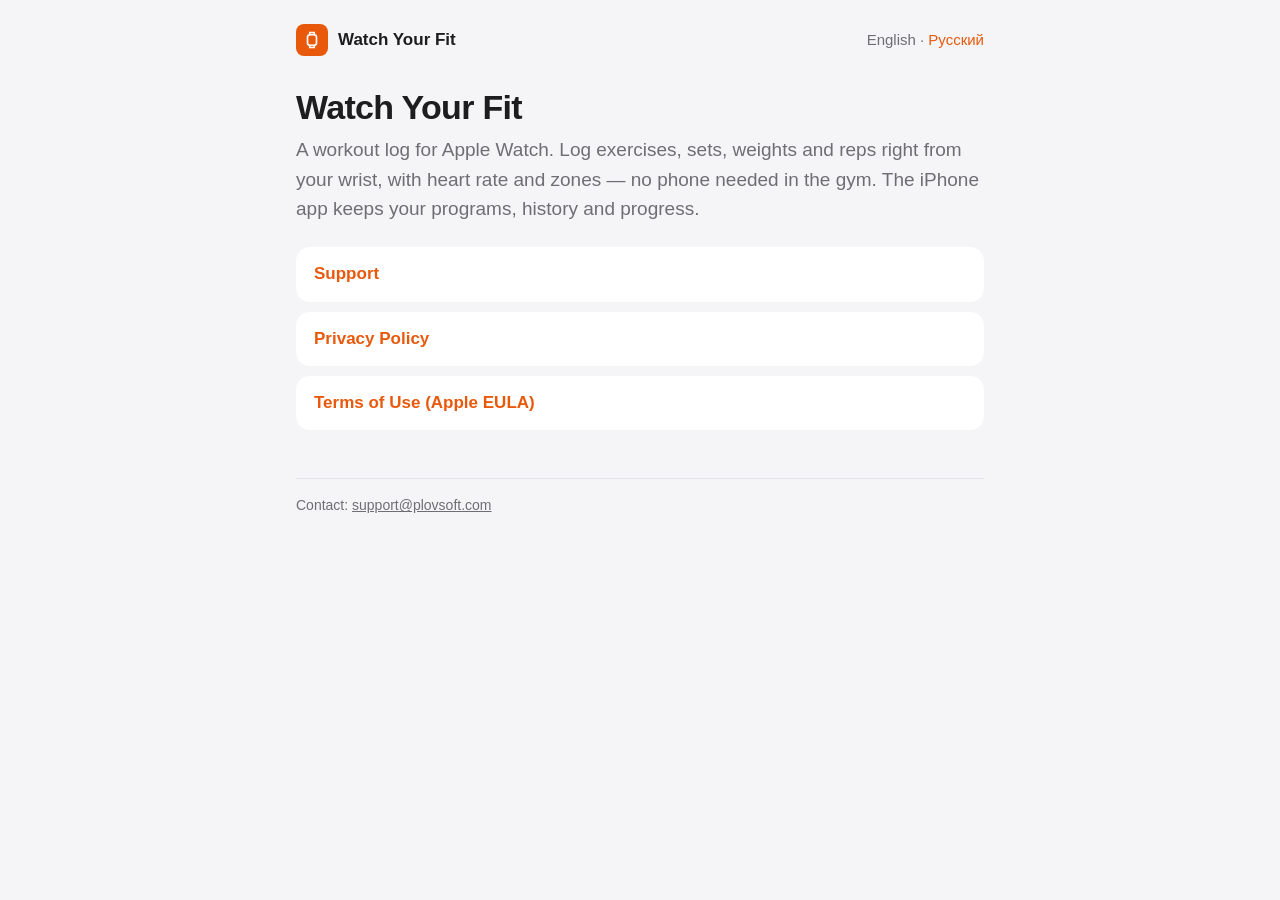
<file: index.html>
<!DOCTYPE html><meta charset="utf-8">
<html lang="en">
<head>
<meta name="viewport" content="width=device-width, initial-scale=1">
<title>Watch Your Fit</title>
<meta name="description" content="Watch Your Fit — a strength and cardio workout log for Apple Watch, with a companion iPhone app.">
<link rel="stylesheet" href="/style.css">
</head>
<body>
<div class="page">
<header class="top">
  <a class="brand" href="/"><span class="brand-mark"><svg width="18" height="18" viewBox="0 0 24 24" fill="none" stroke="#fff" stroke-width="2.2" stroke-linecap="round" aria-hidden="true"><rect x="6" y="5" width="12" height="14" rx="3.5"/><path d="M9 5V2h6v3M9 19v3h6v-3"/></svg></span>Watch Your Fit</a>
  <span class="lang">English · <a href="/ru/" lang="ru">Русский</a></span>
</header>

<main>
<h1>Watch Your Fit</h1>
<p class="lead">A workout log for Apple Watch. Log exercises, sets, weights and reps right from your wrist, with heart rate and zones — no phone needed in the gym. The iPhone app keeps your programs, history and progress.</p>

<ul class="links">
  <li><a href="/support">Support</a></li>
  <li><a href="/privacy">Privacy Policy</a></li>
  <li><a href="https://www.apple.com/legal/internet-services/itunes/dev/stdeula/">Terms of Use (Apple EULA)</a></li>
</ul>
</main>

<footer>
Contact: <a href="mailto:support@plovsoft.com">support@plovsoft.com</a>
</footer>
</div>
</body>
</html>
</file>
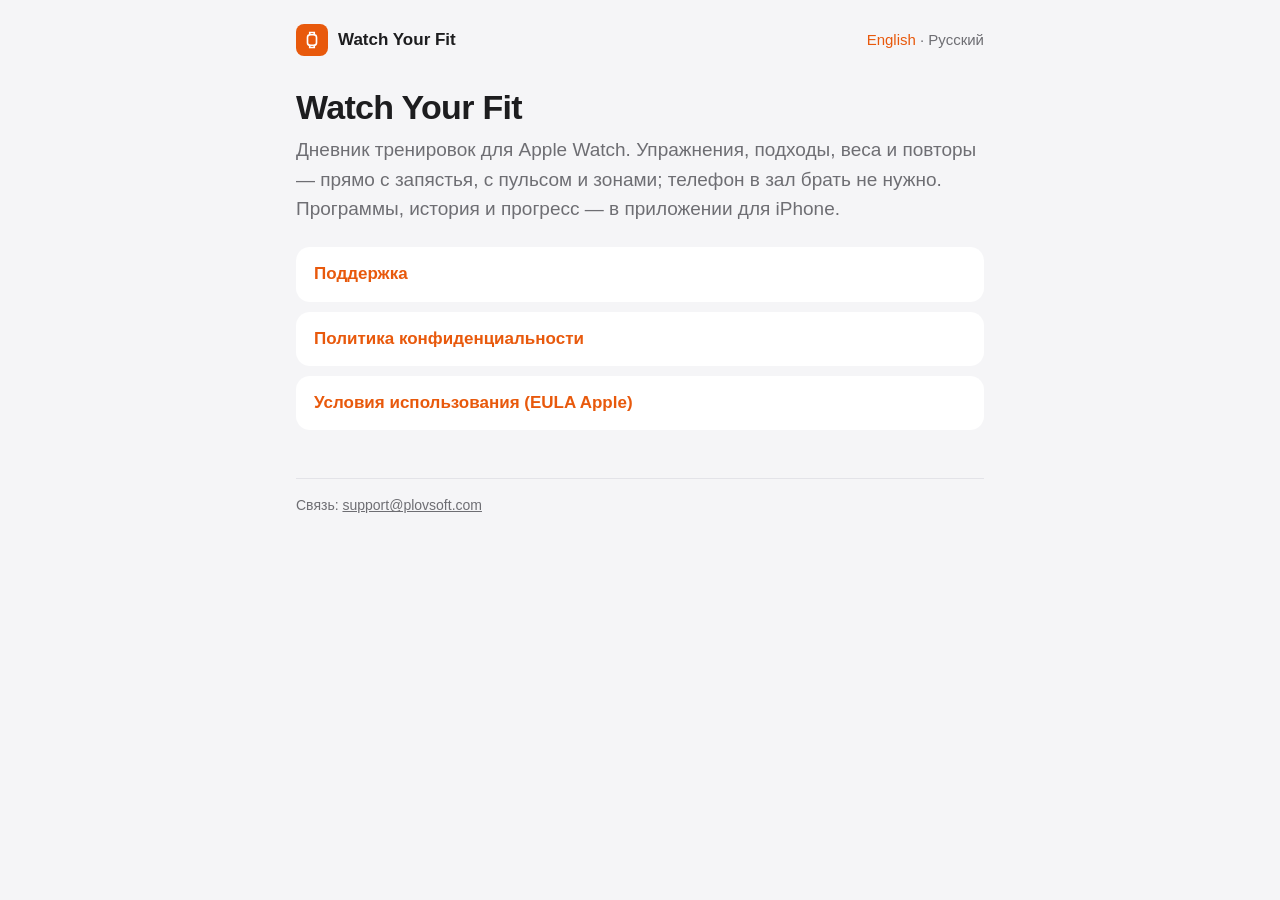
<file: ru/index.html>
<!DOCTYPE html><meta charset="utf-8">
<html lang="ru">
<head>
<meta name="viewport" content="width=device-width, initial-scale=1">
<title>Watch Your Fit</title>
<meta name="description" content="Watch Your Fit — дневник силовых и кардиотренировок для Apple Watch с приложением для iPhone.">
<link rel="stylesheet" href="/style.css">
</head>
<body>
<div class="page">
<header class="top">
  <a class="brand" href="/ru/"><span class="brand-mark"><svg width="18" height="18" viewBox="0 0 24 24" fill="none" stroke="#fff" stroke-width="2.2" stroke-linecap="round" aria-hidden="true"><rect x="6" y="5" width="12" height="14" rx="3.5"/><path d="M9 5V2h6v3M9 19v3h6v-3"/></svg></span>Watch Your Fit</a>
  <span class="lang"><a href="/" lang="en">English</a> · Русский</span>
</header>

<main>
<h1>Watch Your Fit</h1>
<p class="lead">Дневник тренировок для Apple Watch. Упражнения, подходы, веса и повторы — прямо с запястья, с пульсом и зонами; телефон в зал брать не нужно. Программы, история и прогресс — в приложении для iPhone.</p>

<ul class="links">
  <li><a href="/ru/support">Поддержка</a></li>
  <li><a href="/ru/privacy">Политика конфиденциальности</a></li>
  <li><a href="https://www.apple.com/legal/internet-services/itunes/dev/stdeula/">Условия использования (EULA Apple)</a></li>
</ul>
</main>

<footer>
Связь: <a href="mailto:support@plovsoft.com">support@plovsoft.com</a>
</footer>
</div>
</body>
</html>
</file>
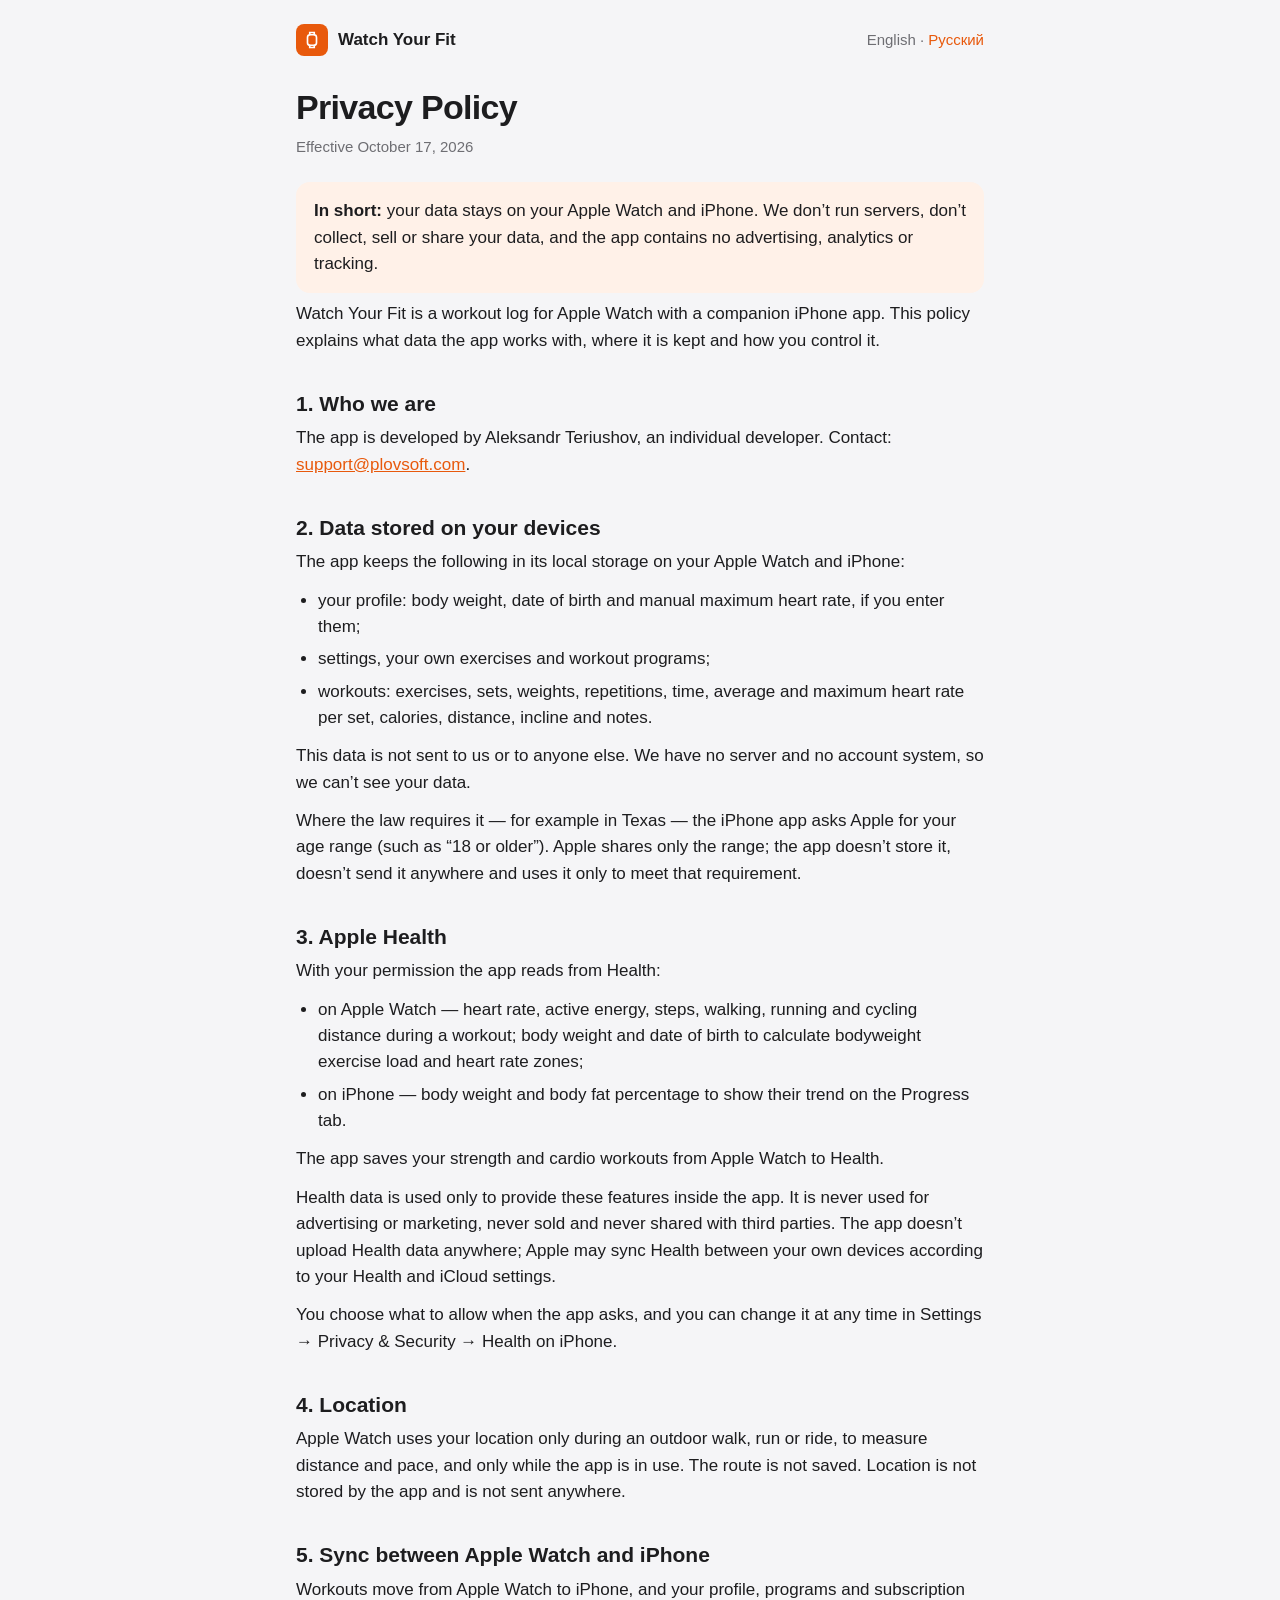
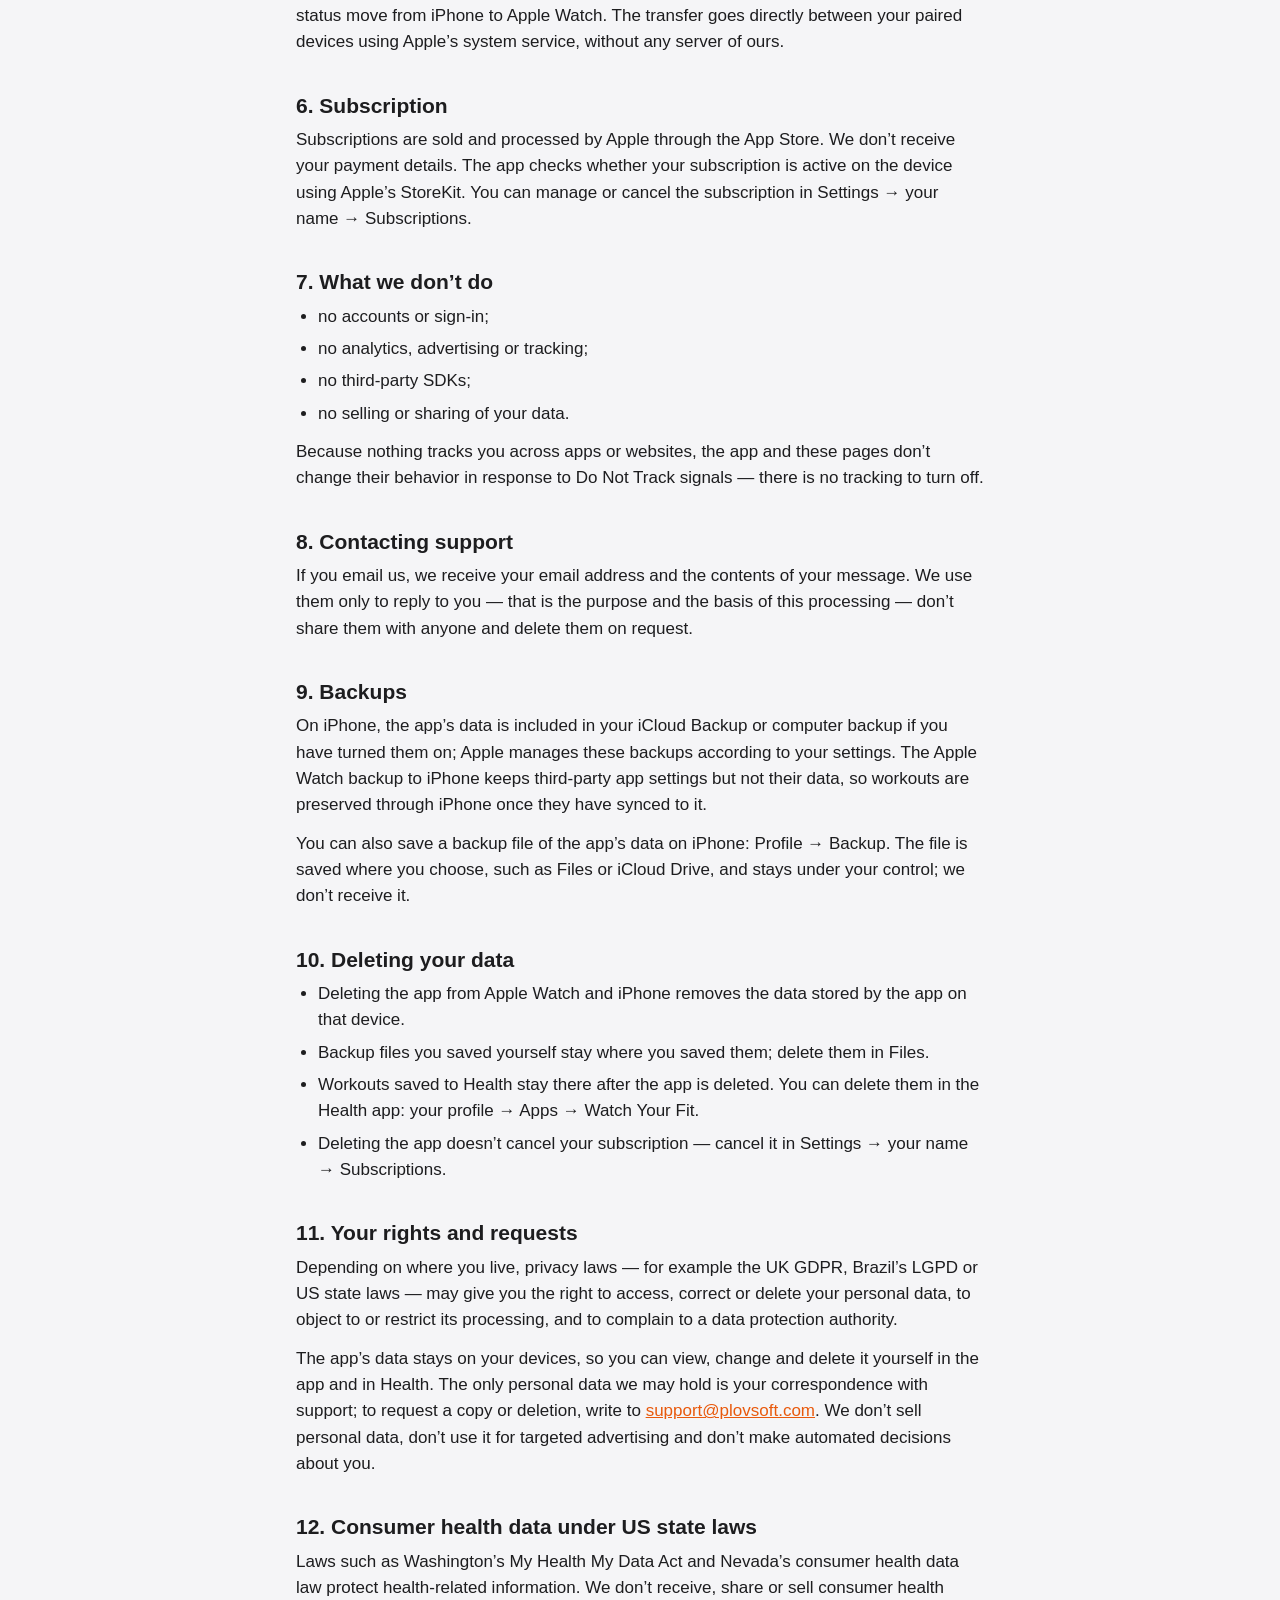
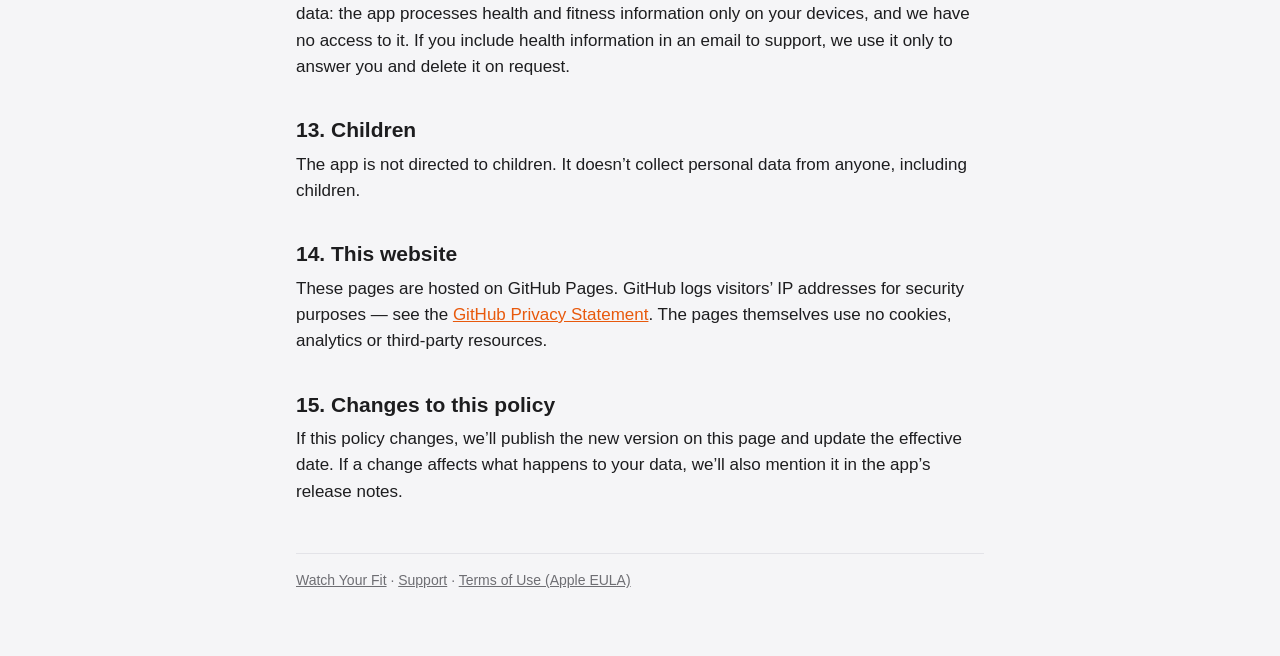
<file: privacy.html>
<!DOCTYPE html><meta charset="utf-8">
<html lang="en">
<head>
<meta name="viewport" content="width=device-width, initial-scale=1">
<title>Privacy Policy — Watch Your Fit</title>
<meta name="description" content="Privacy Policy of Watch Your Fit, a workout log for Apple Watch: your data stays on your devices.">
<link rel="stylesheet" href="/style.css">
</head>
<body>
<div class="page">
<header class="top">
  <a class="brand" href="/"><span class="brand-mark"><svg width="18" height="18" viewBox="0 0 24 24" fill="none" stroke="#fff" stroke-width="2.2" stroke-linecap="round" aria-hidden="true"><rect x="6" y="5" width="12" height="14" rx="3.5"/><path d="M9 5V2h6v3M9 19v3h6v-3"/></svg></span>Watch Your Fit</a>
  <span class="lang">English · <a href="/ru/privacy" lang="ru">Русский</a></span>
</header>

<main>
<h1>Privacy Policy</h1>
<p class="meta">Effective October 17, 2026</p>

<div class="summary">
<p><strong>In short:</strong> your data stays on your Apple Watch and iPhone. We don’t run servers, don’t collect, sell or share your data, and the app contains no advertising, analytics or tracking.</p>
</div>

<p>Watch Your Fit is a workout log for Apple Watch with a companion iPhone app. This policy explains what data the app works with, where it is kept and how you control it.</p>

<h2>1. Who we are</h2>
<p>The app is developed by Aleksandr Teriushov, an individual developer. Contact: <a href="mailto:support@plovsoft.com">support@plovsoft.com</a>.</p>

<h2>2. Data stored on your devices</h2>
<p>The app keeps the following in its local storage on your Apple Watch and iPhone:</p>
<ul>
  <li>your profile: body weight, date of birth and manual maximum heart rate, if you enter them;</li>
  <li>settings, your own exercises and workout programs;</li>
  <li>workouts: exercises, sets, weights, repetitions, time, average and maximum heart rate per set, calories, distance, incline and notes.</li>
</ul>
<p>This data is not sent to us or to anyone else. We have no server and no account system, so we can’t see your data.</p>
<p>Where the law requires it — for example in Texas — the iPhone app asks Apple for your age range (such as “18 or older”). Apple shares only the range; the app doesn’t store it, doesn’t send it anywhere and uses it only to meet that requirement.</p>

<h2>3. Apple Health</h2>
<p>With your permission the app reads from Health:</p>
<ul>
  <li>on Apple Watch — heart rate, active energy, steps, walking, running and cycling distance during a workout; body weight and date of birth to calculate bodyweight exercise load and heart rate zones;</li>
  <li>on iPhone — body weight and body fat percentage to show their trend on the Progress tab.</li>
</ul>
<p>The app saves your strength and cardio workouts from Apple Watch to Health.</p>
<p>Health data is used only to provide these features inside the app. It is never used for advertising or marketing, never sold and never shared with third parties. The app doesn’t upload Health data anywhere; Apple may sync Health between your own devices according to your Health and iCloud settings.</p>
<p>You choose what to allow when the app asks, and you can change it at any time in Settings → Privacy &amp; Security → Health on iPhone.</p>

<h2>4. Location</h2>
<p>Apple Watch uses your location only during an outdoor walk, run or ride, to measure distance and pace, and only while the app is in use. The route is not saved. Location is not stored by the app and is not sent anywhere.</p>

<h2>5. Sync between Apple Watch and iPhone</h2>
<p>Workouts move from Apple Watch to iPhone, and your profile, programs and subscription status move from iPhone to Apple Watch. The transfer goes directly between your paired devices using Apple’s system service, without any server of ours.</p>

<h2>6. Subscription</h2>
<p>Subscriptions are sold and processed by Apple through the App Store. We don’t receive your payment details. The app checks whether your subscription is active on the device using Apple’s StoreKit. You can manage or cancel the subscription in Settings → your name → Subscriptions.</p>

<h2>7. What we don’t do</h2>
<ul>
  <li>no accounts or sign-in;</li>
  <li>no analytics, advertising or tracking;</li>
  <li>no third-party SDKs;</li>
  <li>no selling or sharing of your data.</li>
</ul>
<p>Because nothing tracks you across apps or websites, the app and these pages don’t change their behavior in response to Do Not Track signals — there is no tracking to turn off.</p>

<h2>8. Contacting support</h2>
<p>If you email us, we receive your email address and the contents of your message. We use them only to reply to you — that is the purpose and the basis of this processing — don’t share them with anyone and delete them on request.</p>

<h2>9. Backups</h2>
<p>On iPhone, the app’s data is included in your iCloud Backup or computer backup if you have turned them on; Apple manages these backups according to your settings. The Apple Watch backup to iPhone keeps third-party app settings but not their data, so workouts are preserved through iPhone once they have synced to it.</p>
<p>You can also save a backup file of the app’s data on iPhone: Profile → Backup. The file is saved where you choose, such as Files or iCloud Drive, and stays under your control; we don’t receive it.</p>

<h2>10. Deleting your data</h2>
<ul>
  <li>Deleting the app from Apple Watch and iPhone removes the data stored by the app on that device.</li>
  <li>Backup files you saved yourself stay where you saved them; delete them in Files.</li>
  <li>Workouts saved to Health stay there after the app is deleted. You can delete them in the Health app: your profile → Apps → Watch Your Fit.</li>
  <li>Deleting the app doesn’t cancel your subscription — cancel it in Settings → your name → Subscriptions.</li>
</ul>

<h2>11. Your rights and requests</h2>
<p>Depending on where you live, privacy laws — for example the UK GDPR, Brazil’s LGPD or US state laws — may give you the right to access, correct or delete your personal data, to object to or restrict its processing, and to complain to a data protection authority.</p>
<p>The app’s data stays on your devices, so you can view, change and delete it yourself in the app and in Health. The only personal data we may hold is your correspondence with support; to request a copy or deletion, write to <a href="mailto:support@plovsoft.com">support@plovsoft.com</a>. We don’t sell personal data, don’t use it for targeted advertising and don’t make automated decisions about you.</p>

<h2>12. Consumer health data under US state laws</h2>
<p>Laws such as Washington’s My Health My Data Act and Nevada’s consumer health data law protect health-related information. We don’t receive, share or sell consumer health data: the app processes health and fitness information only on your devices, and we have no access to it. If you include health information in an email to support, we use it only to answer you and delete it on request.</p>

<h2>13. Children</h2>
<p>The app is not directed to children. It doesn’t collect personal data from anyone, including children.</p>

<h2>14. This website</h2>
<p>These pages are hosted on GitHub Pages. GitHub logs visitors’ IP addresses for security purposes — see the <a href="https://docs.github.com/en/site-policy/privacy-policies/github-general-privacy-statement">GitHub Privacy Statement</a>. The pages themselves use no cookies, analytics or third-party resources.</p>

<h2>15. Changes to this policy</h2>
<p>If this policy changes, we’ll publish the new version on this page and update the effective date. If a change affects what happens to your data, we’ll also mention it in the app’s release notes.</p>
</main>

<footer>
<a href="/">Watch Your Fit</a> · <a href="/support">Support</a> · <a href="https://www.apple.com/legal/internet-services/itunes/dev/stdeula/">Terms of Use (Apple EULA)</a>
</footer>
</div>
</body>
</html>
</file>
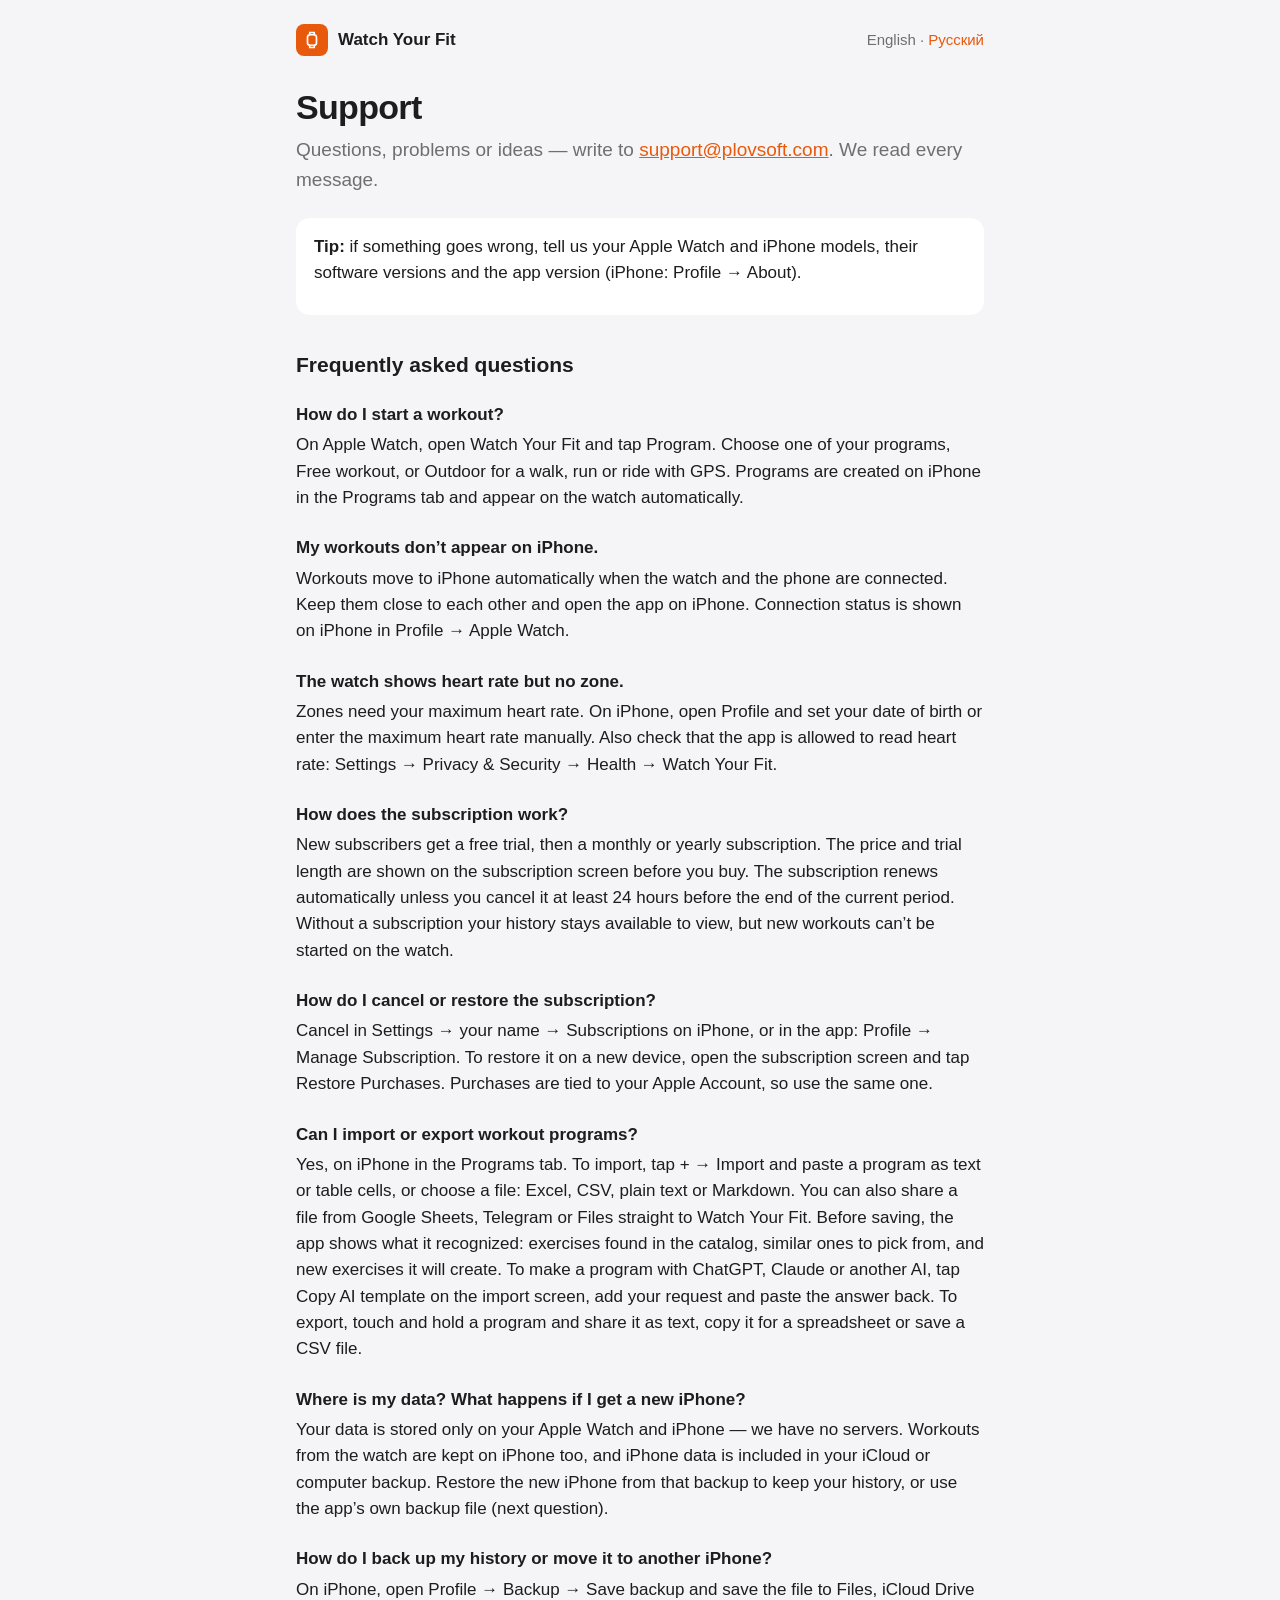
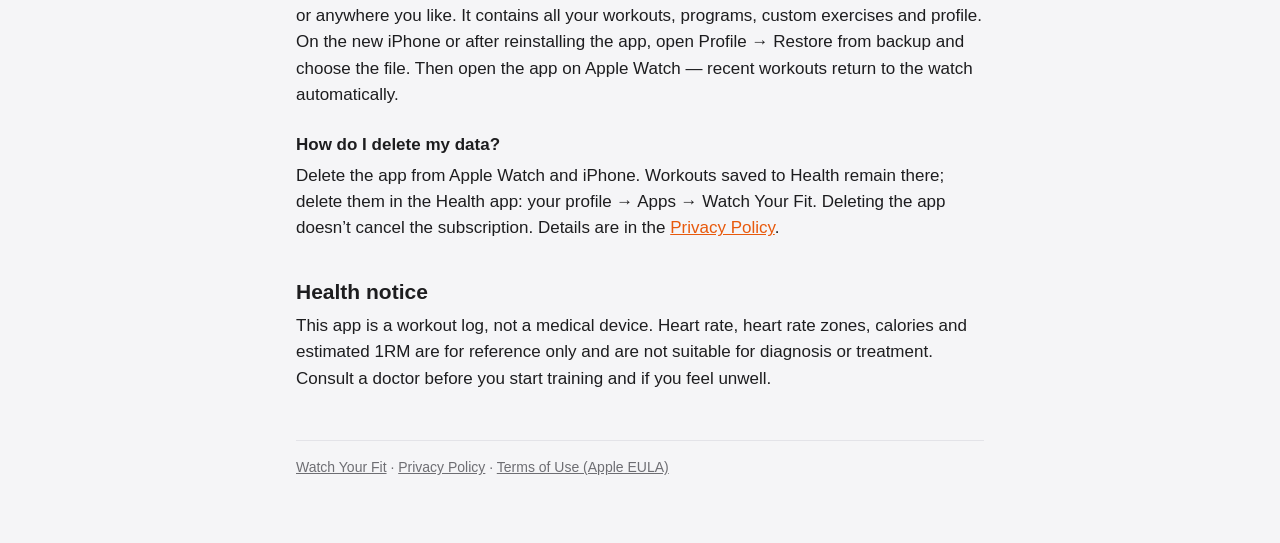
<file: support.html>
<!DOCTYPE html><meta charset="utf-8">
<html lang="en">
<head>
<meta name="viewport" content="width=device-width, initial-scale=1">
<title>Support — Watch Your Fit</title>
<meta name="description" content="Support for Watch Your Fit, a workout log for Apple Watch: contact and frequently asked questions.">
<link rel="stylesheet" href="/style.css">
</head>
<body>
<div class="page">
<header class="top">
  <a class="brand" href="/"><span class="brand-mark"><svg width="18" height="18" viewBox="0 0 24 24" fill="none" stroke="#fff" stroke-width="2.2" stroke-linecap="round" aria-hidden="true"><rect x="6" y="5" width="12" height="14" rx="3.5"/><path d="M9 5V2h6v3M9 19v3h6v-3"/></svg></span>Watch Your Fit</a>
  <span class="lang">English · <a href="/ru/support" lang="ru">Русский</a></span>
</header>

<main>
<h1>Support</h1>
<p class="lead">Questions, problems or ideas — write to <a href="mailto:support@plovsoft.com">support@plovsoft.com</a>. We read every message.</p>

<div class="card">
<p><strong>Tip:</strong> if something goes wrong, tell us your Apple Watch and iPhone models, their software versions and the app version (iPhone: Profile → About).</p>
</div>

<h2>Frequently asked questions</h2>

<h3>How do I start a workout?</h3>
<p>On Apple Watch, open Watch Your Fit and tap Program. Choose one of your programs, Free workout, or Outdoor for a walk, run or ride with GPS. Programs are created on iPhone in the Programs tab and appear on the watch automatically.</p>

<h3>My workouts don’t appear on iPhone.</h3>
<p>Workouts move to iPhone automatically when the watch and the phone are connected. Keep them close to each other and open the app on iPhone. Connection status is shown on iPhone in Profile → Apple Watch.</p>

<h3>The watch shows heart rate but no zone.</h3>
<p>Zones need your maximum heart rate. On iPhone, open Profile and set your date of birth or enter the maximum heart rate manually. Also check that the app is allowed to read heart rate: Settings → Privacy &amp; Security → Health → Watch Your Fit.</p>

<h3>How does the subscription work?</h3>
<p>New subscribers get a free trial, then a monthly or yearly subscription. The price and trial length are shown on the subscription screen before you buy. The subscription renews automatically unless you cancel it at least 24 hours before the end of the current period. Without a subscription your history stays available to view, but new workouts can’t be started on the watch.</p>

<h3>How do I cancel or restore the subscription?</h3>
<p>Cancel in Settings → your name → Subscriptions on iPhone, or in the app: Profile → Manage Subscription. To restore it on a new device, open the subscription screen and tap Restore Purchases. Purchases are tied to your Apple Account, so use the same one.</p>

<h3>Can I import or export workout programs?</h3>
<p>Yes, on iPhone in the Programs tab. To import, tap + → Import and paste a program as text or table cells, or choose a file: Excel, CSV, plain text or Markdown. You can also share a file from Google Sheets, Telegram or Files straight to Watch Your Fit. Before saving, the app shows what it recognized: exercises found in the catalog, similar ones to pick from, and new exercises it will create. To make a program with ChatGPT, Claude or another AI, tap Copy AI template on the import screen, add your request and paste the answer back. To export, touch and hold a program and share it as text, copy it for a spreadsheet or save a CSV file.</p>

<h3>Where is my data? What happens if I get a new iPhone?</h3>
<p>Your data is stored only on your Apple Watch and iPhone — we have no servers. Workouts from the watch are kept on iPhone too, and iPhone data is included in your iCloud or computer backup. Restore the new iPhone from that backup to keep your history, or use the app’s own backup file (next question).</p>

<h3>How do I back up my history or move it to another iPhone?</h3>
<p>On iPhone, open Profile → Backup → Save backup and save the file to Files, iCloud Drive or anywhere you like. It contains all your workouts, programs, custom exercises and profile. On the new iPhone or after reinstalling the app, open Profile → Restore from backup and choose the file. Then open the app on Apple Watch — recent workouts return to the watch automatically.</p>

<h3>How do I delete my data?</h3>
<p>Delete the app from Apple Watch and iPhone. Workouts saved to Health remain there; delete them in the Health app: your profile → Apps → Watch Your Fit. Deleting the app doesn’t cancel the subscription. Details are in the <a href="/privacy">Privacy Policy</a>.</p>

<h2>Health notice</h2>
<p>This app is a workout log, not a medical device. Heart rate, heart rate zones, calories and estimated 1RM are for reference only and are not suitable for diagnosis or treatment. Consult a doctor before you start training and if you feel unwell.</p>
</main>

<footer>
<a href="/">Watch Your Fit</a> · <a href="/privacy">Privacy Policy</a> · <a href="https://www.apple.com/legal/internet-services/itunes/dev/stdeula/">Terms of Use (Apple EULA)</a>
</footer>
</div>
</body>
</html>
</file>
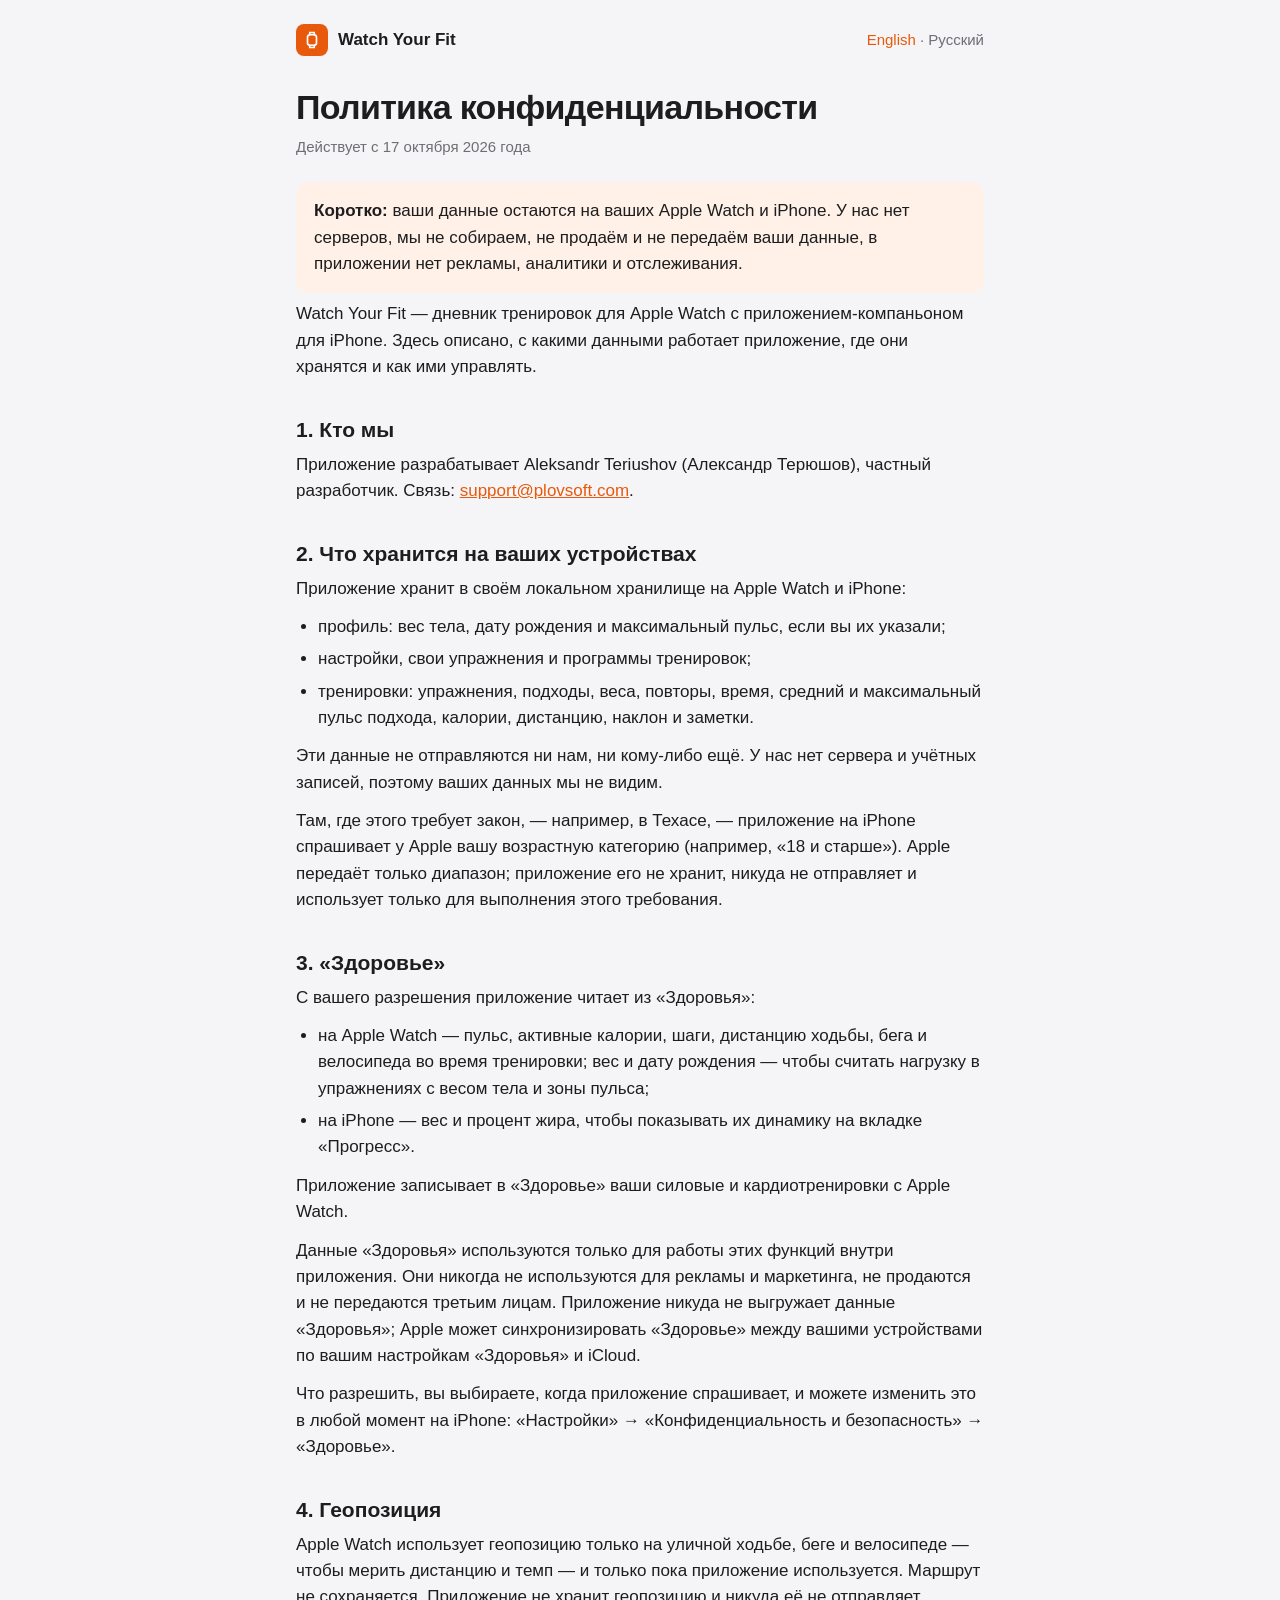
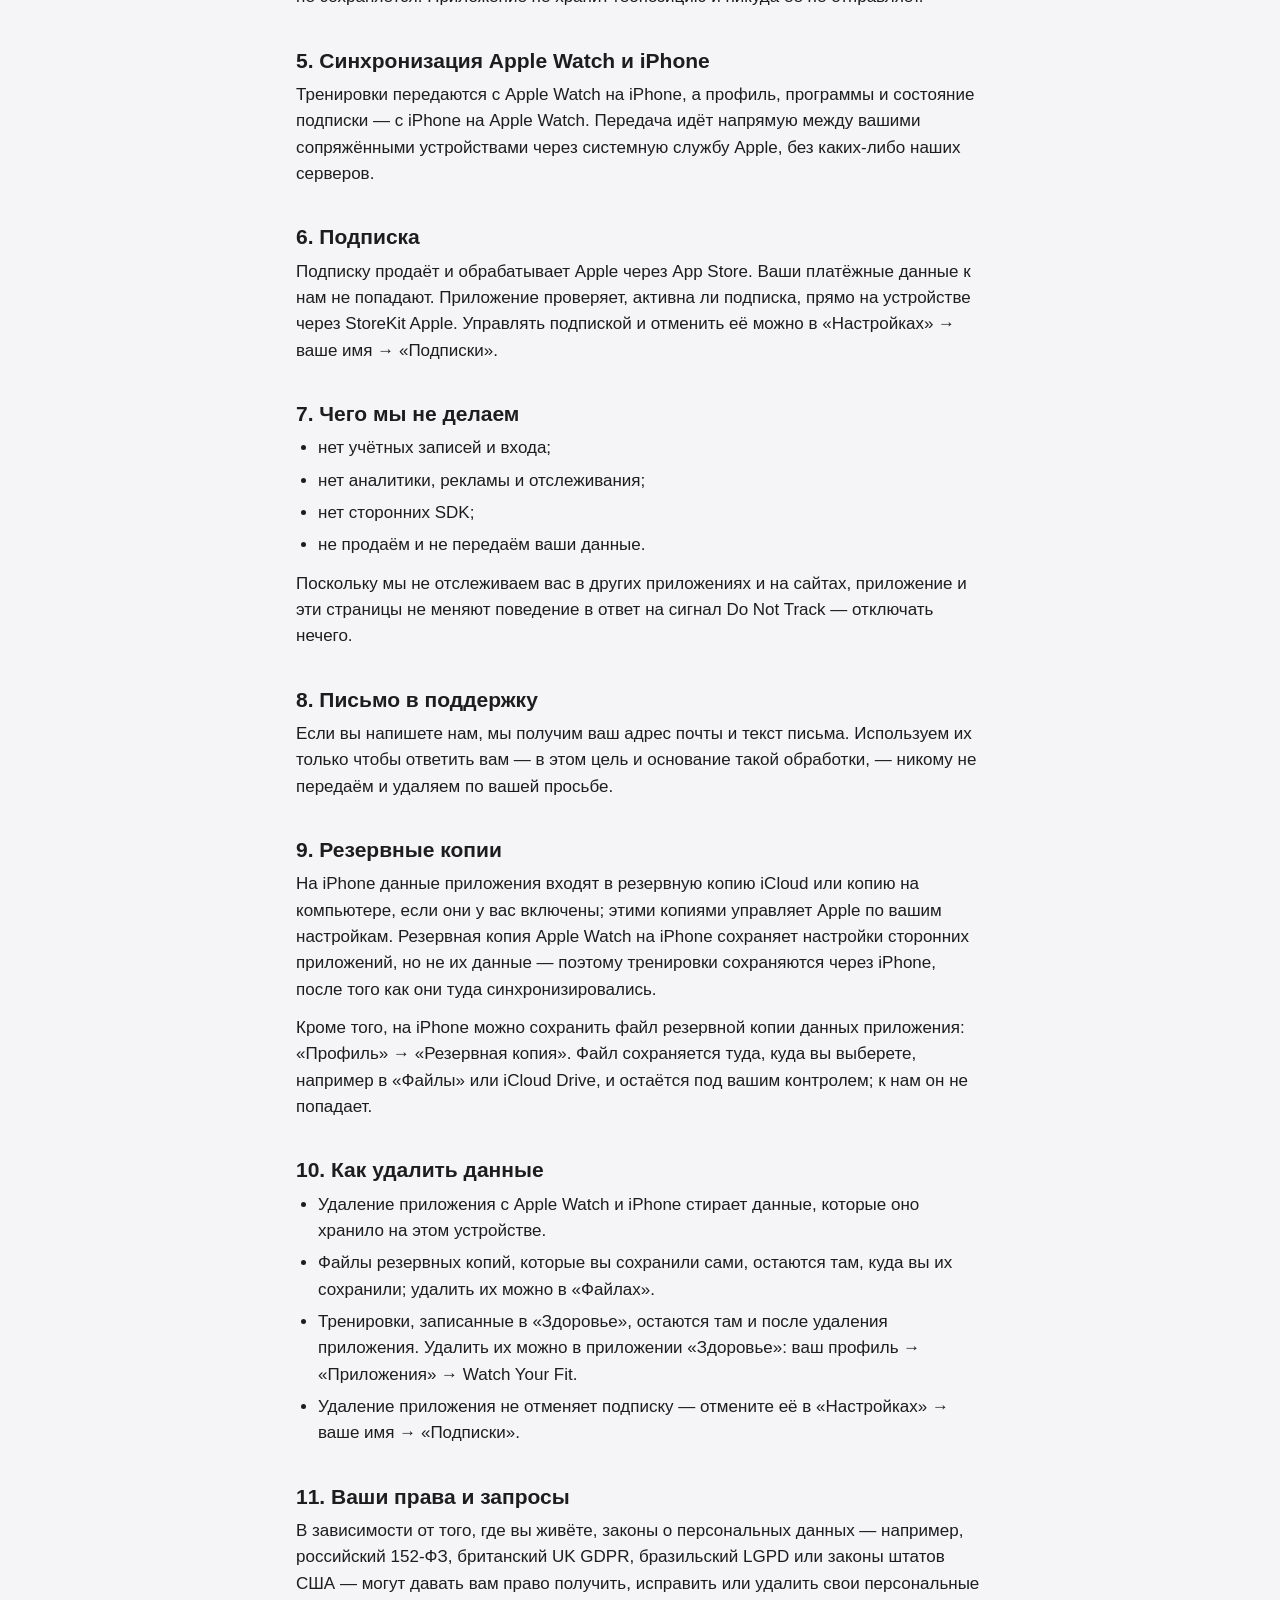
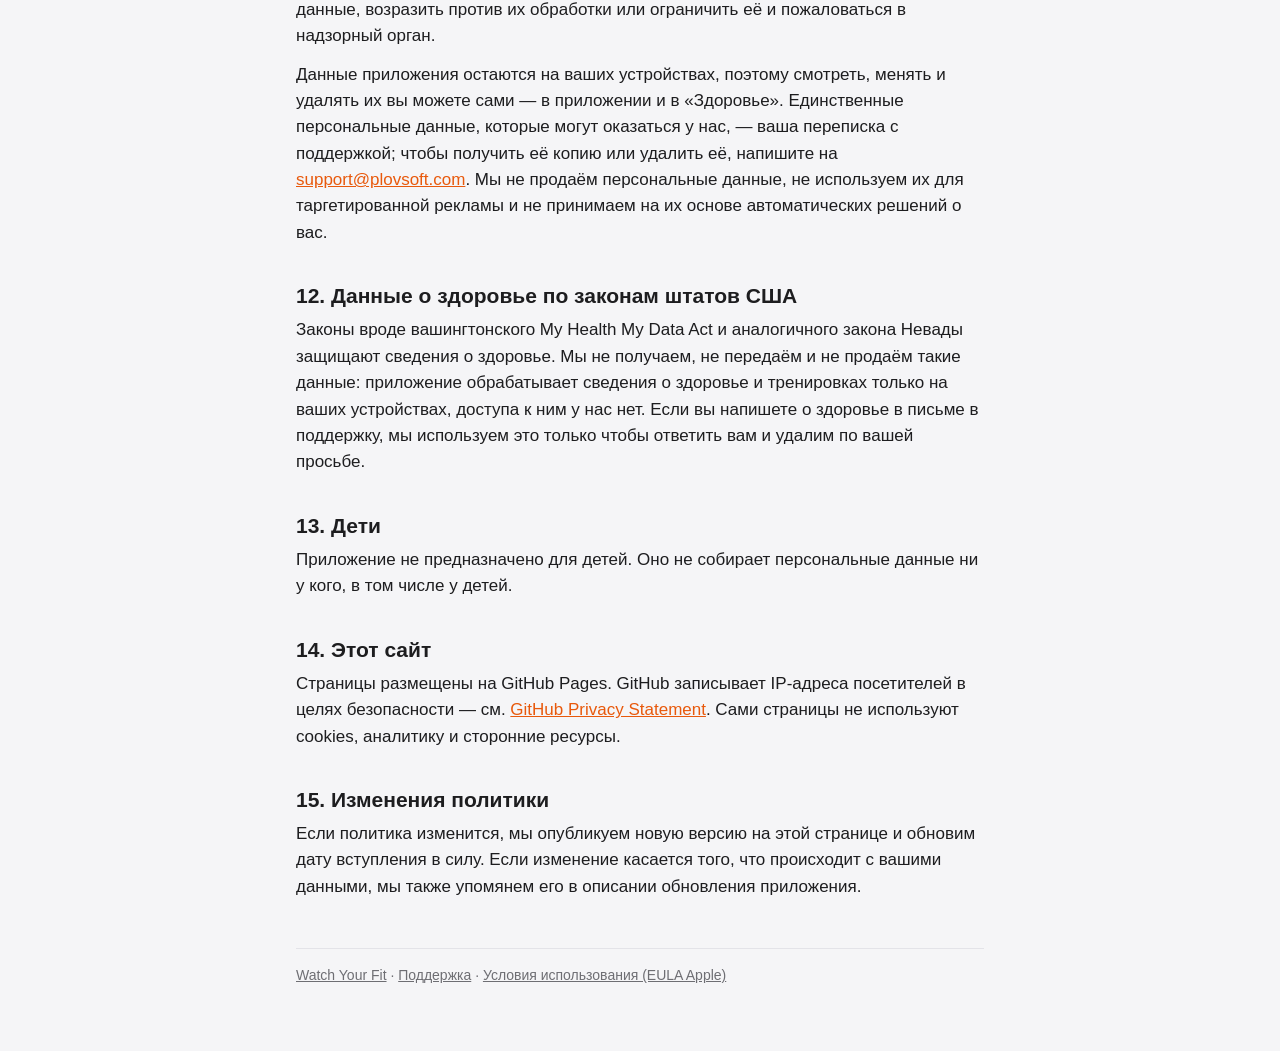
<file: ru/privacy.html>
<!DOCTYPE html><meta charset="utf-8">
<html lang="ru">
<head>
<meta name="viewport" content="width=device-width, initial-scale=1">
<title>Политика конфиденциальности — Watch Your Fit</title>
<meta name="description" content="Политика конфиденциальности Watch Your Fit, дневника тренировок для Apple Watch: ваши данные остаются на ваших устройствах.">
<link rel="stylesheet" href="/style.css">
</head>
<body>
<div class="page">
<header class="top">
  <a class="brand" href="/ru/"><span class="brand-mark"><svg width="18" height="18" viewBox="0 0 24 24" fill="none" stroke="#fff" stroke-width="2.2" stroke-linecap="round" aria-hidden="true"><rect x="6" y="5" width="12" height="14" rx="3.5"/><path d="M9 5V2h6v3M9 19v3h6v-3"/></svg></span>Watch Your Fit</a>
  <span class="lang"><a href="/privacy" lang="en">English</a> · Русский</span>
</header>

<main>
<h1>Политика конфиденциальности</h1>
<p class="meta">Действует с 17 октября 2026 года</p>

<div class="summary">
<p><strong>Коротко:</strong> ваши данные остаются на ваших Apple Watch и iPhone. У нас нет серверов, мы не собираем, не продаём и не передаём ваши данные, в приложении нет рекламы, аналитики и отслеживания.</p>
</div>

<p>Watch Your Fit — дневник тренировок для Apple Watch с приложением-компаньоном для iPhone. Здесь описано, с какими данными работает приложение, где они хранятся и как ими управлять.</p>

<h2>1. Кто мы</h2>
<p>Приложение разрабатывает Aleksandr Teriushov (Александр Терюшов), частный разработчик. Связь: <a href="mailto:support@plovsoft.com">support@plovsoft.com</a>.</p>

<h2>2. Что хранится на ваших устройствах</h2>
<p>Приложение хранит в своём локальном хранилище на Apple Watch и iPhone:</p>
<ul>
  <li>профиль: вес тела, дату рождения и максимальный пульс, если вы их указали;</li>
  <li>настройки, свои упражнения и программы тренировок;</li>
  <li>тренировки: упражнения, подходы, веса, повторы, время, средний и максимальный пульс подхода, калории, дистанцию, наклон и заметки.</li>
</ul>
<p>Эти данные не отправляются ни нам, ни кому-либо ещё. У нас нет сервера и учётных записей, поэтому ваших данных мы не видим.</p>
<p>Там, где этого требует закон, — например, в Техасе, — приложение на iPhone спрашивает у Apple вашу возрастную категорию (например, «18 и старше»). Apple передаёт только диапазон; приложение его не хранит, никуда не отправляет и использует только для выполнения этого требования.</p>

<h2>3. «Здоровье»</h2>
<p>С вашего разрешения приложение читает из «Здоровья»:</p>
<ul>
  <li>на Apple Watch — пульс, активные калории, шаги, дистанцию ходьбы, бега и велосипеда во время тренировки; вес и дату рождения — чтобы считать нагрузку в упражнениях с весом тела и зоны пульса;</li>
  <li>на iPhone — вес и процент жира, чтобы показывать их динамику на вкладке «Прогресс».</li>
</ul>
<p>Приложение записывает в «Здоровье» ваши силовые и кардиотренировки с Apple Watch.</p>
<p>Данные «Здоровья» используются только для работы этих функций внутри приложения. Они никогда не используются для рекламы и маркетинга, не продаются и не передаются третьим лицам. Приложение никуда не выгружает данные «Здоровья»; Apple может синхронизировать «Здоровье» между вашими устройствами по вашим настройкам «Здоровья» и iCloud.</p>
<p>Что разрешить, вы выбираете, когда приложение спрашивает, и можете изменить это в любой момент на iPhone: «Настройки» → «Конфиденциальность и безопасность» → «Здоровье».</p>

<h2>4. Геопозиция</h2>
<p>Apple Watch использует геопозицию только на уличной ходьбе, беге и велосипеде — чтобы мерить дистанцию и темп — и только пока приложение используется. Маршрут не сохраняется. Приложение не хранит геопозицию и никуда её не отправляет.</p>

<h2>5. Синхронизация Apple Watch и iPhone</h2>
<p>Тренировки передаются с Apple Watch на iPhone, а профиль, программы и состояние подписки — с iPhone на Apple Watch. Передача идёт напрямую между вашими сопряжёнными устройствами через системную службу Apple, без каких-либо наших серверов.</p>

<h2>6. Подписка</h2>
<p>Подписку продаёт и обрабатывает Apple через App Store. Ваши платёжные данные к нам не попадают. Приложение проверяет, активна ли подписка, прямо на устройстве через StoreKit Apple. Управлять подпиской и отменить её можно в «Настройках» → ваше имя → «Подписки».</p>

<h2>7. Чего мы не делаем</h2>
<ul>
  <li>нет учётных записей и входа;</li>
  <li>нет аналитики, рекламы и отслеживания;</li>
  <li>нет сторонних SDK;</li>
  <li>не продаём и не передаём ваши данные.</li>
</ul>
<p>Поскольку мы не отслеживаем вас в других приложениях и на сайтах, приложение и эти страницы не меняют поведение в ответ на сигнал Do Not Track — отключать нечего.</p>

<h2>8. Письмо в поддержку</h2>
<p>Если вы напишете нам, мы получим ваш адрес почты и текст письма. Используем их только чтобы ответить вам — в этом цель и основание такой обработки, — никому не передаём и удаляем по вашей просьбе.</p>

<h2>9. Резервные копии</h2>
<p>На iPhone данные приложения входят в резервную копию iCloud или копию на компьютере, если они у вас включены; этими копиями управляет Apple по вашим настройкам. Резервная копия Apple Watch на iPhone сохраняет настройки сторонних приложений, но не их данные — поэтому тренировки сохраняются через iPhone, после того как они туда синхронизировались.</p>
<p>Кроме того, на iPhone можно сохранить файл резервной копии данных приложения: «Профиль» → «Резервная копия». Файл сохраняется туда, куда вы выберете, например в «Файлы» или iCloud Drive, и остаётся под вашим контролем; к нам он не попадает.</p>

<h2>10. Как удалить данные</h2>
<ul>
  <li>Удаление приложения с Apple Watch и iPhone стирает данные, которые оно хранило на этом устройстве.</li>
  <li>Файлы резервных копий, которые вы сохранили сами, остаются там, куда вы их сохранили; удалить их можно в «Файлах».</li>
  <li>Тренировки, записанные в «Здоровье», остаются там и после удаления приложения. Удалить их можно в приложении «Здоровье»: ваш профиль → «Приложения» → Watch Your Fit.</li>
  <li>Удаление приложения не отменяет подписку — отмените её в «Настройках» → ваше имя → «Подписки».</li>
</ul>

<h2>11. Ваши права и запросы</h2>
<p>В зависимости от того, где вы живёте, законы о персональных данных — например, российский 152-ФЗ, британский UK GDPR, бразильский LGPD или законы штатов США — могут давать вам право получить, исправить или удалить свои персональные данные, возразить против их обработки или ограничить её и пожаловаться в надзорный орган.</p>
<p>Данные приложения остаются на ваших устройствах, поэтому смотреть, менять и удалять их вы можете сами — в приложении и в «Здоровье». Единственные персональные данные, которые могут оказаться у нас, — ваша переписка с поддержкой; чтобы получить её копию или удалить её, напишите на <a href="mailto:support@plovsoft.com">support@plovsoft.com</a>. Мы не продаём персональные данные, не используем их для таргетированной рекламы и не принимаем на их основе автоматических решений о вас.</p>

<h2>12. Данные о здоровье по законам штатов США</h2>
<p>Законы вроде вашингтонского My Health My Data Act и аналогичного закона Невады защищают сведения о здоровье. Мы не получаем, не передаём и не продаём такие данные: приложение обрабатывает сведения о здоровье и тренировках только на ваших устройствах, доступа к ним у нас нет. Если вы напишете о здоровье в письме в поддержку, мы используем это только чтобы ответить вам и удалим по вашей просьбе.</p>

<h2>13. Дети</h2>
<p>Приложение не предназначено для детей. Оно не собирает персональные данные ни у кого, в том числе у детей.</p>

<h2>14. Этот сайт</h2>
<p>Страницы размещены на GitHub Pages. GitHub записывает IP-адреса посетителей в целях безопасности — см. <a href="https://docs.github.com/en/site-policy/privacy-policies/github-general-privacy-statement">GitHub Privacy Statement</a>. Сами страницы не используют cookies, аналитику и сторонние ресурсы.</p>

<h2>15. Изменения политики</h2>
<p>Если политика изменится, мы опубликуем новую версию на этой странице и обновим дату вступления в силу. Если изменение касается того, что происходит с вашими данными, мы также упомянем его в описании обновления приложения.</p>
</main>

<footer>
<a href="/ru/">Watch Your Fit</a> · <a href="/ru/support">Поддержка</a> · <a href="https://www.apple.com/legal/internet-services/itunes/dev/stdeula/">Условия использования (EULA Apple)</a>
</footer>
</div>
</body>
</html>
</file>
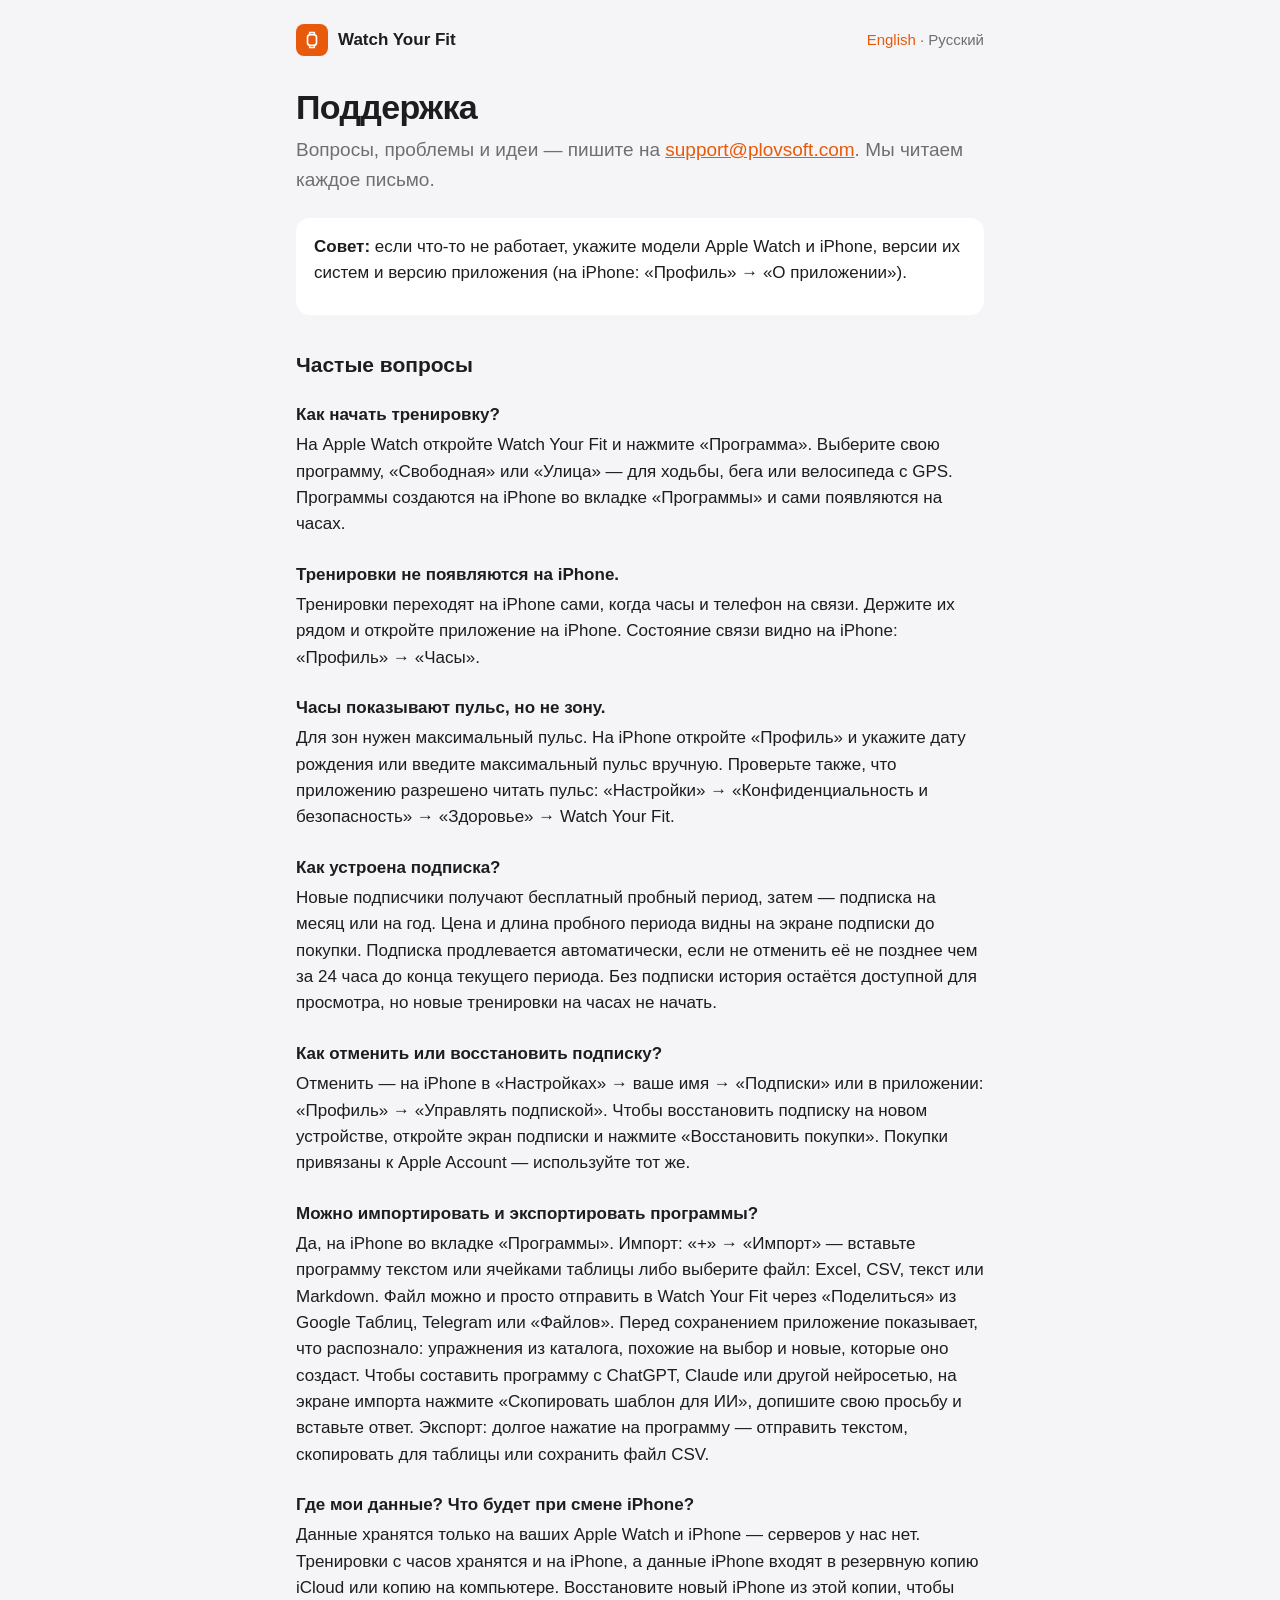
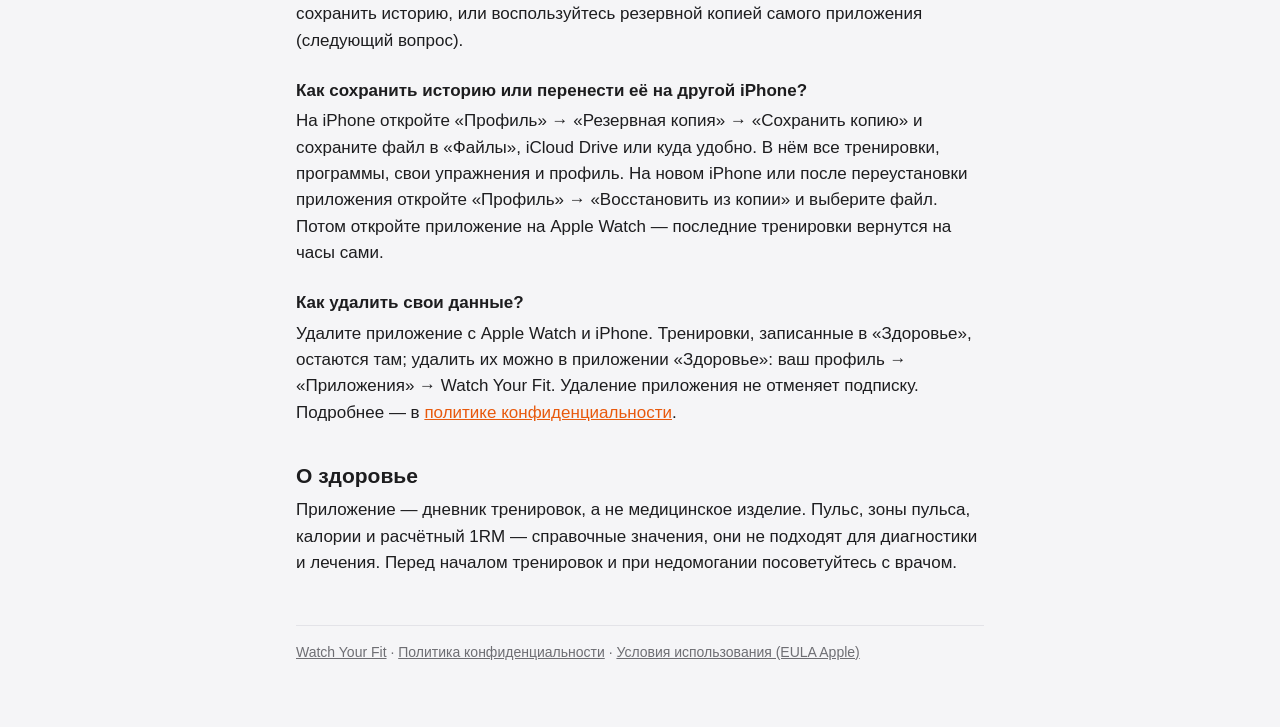
<file: ru/support.html>
<!DOCTYPE html><meta charset="utf-8">
<html lang="ru">
<head>
<meta name="viewport" content="width=device-width, initial-scale=1">
<title>Поддержка — Watch Your Fit</title>
<meta name="description" content="Поддержка Watch Your Fit, дневника тренировок для Apple Watch: контакты и частые вопросы.">
<link rel="stylesheet" href="/style.css">
</head>
<body>
<div class="page">
<header class="top">
  <a class="brand" href="/ru/"><span class="brand-mark"><svg width="18" height="18" viewBox="0 0 24 24" fill="none" stroke="#fff" stroke-width="2.2" stroke-linecap="round" aria-hidden="true"><rect x="6" y="5" width="12" height="14" rx="3.5"/><path d="M9 5V2h6v3M9 19v3h6v-3"/></svg></span>Watch Your Fit</a>
  <span class="lang"><a href="/support" lang="en">English</a> · Русский</span>
</header>

<main>
<h1>Поддержка</h1>
<p class="lead">Вопросы, проблемы и идеи — пишите на <a href="mailto:support@plovsoft.com">support@plovsoft.com</a>. Мы читаем каждое письмо.</p>

<div class="card">
<p><strong>Совет:</strong> если что-то не работает, укажите модели Apple Watch и iPhone, версии их систем и версию приложения (на iPhone: «Профиль» → «О приложении»).</p>
</div>

<h2>Частые вопросы</h2>

<h3>Как начать тренировку?</h3>
<p>На Apple Watch откройте Watch Your Fit и нажмите «Программа». Выберите свою программу, «Свободная» или «Улица» — для ходьбы, бега или велосипеда с GPS. Программы создаются на iPhone во вкладке «Программы» и сами появляются на часах.</p>

<h3>Тренировки не появляются на iPhone.</h3>
<p>Тренировки переходят на iPhone сами, когда часы и телефон на связи. Держите их рядом и откройте приложение на iPhone. Состояние связи видно на iPhone: «Профиль» → «Часы».</p>

<h3>Часы показывают пульс, но не зону.</h3>
<p>Для зон нужен максимальный пульс. На iPhone откройте «Профиль» и укажите дату рождения или введите максимальный пульс вручную. Проверьте также, что приложению разрешено читать пульс: «Настройки» → «Конфиденциальность и безопасность» → «Здоровье» → Watch Your Fit.</p>

<h3>Как устроена подписка?</h3>
<p>Новые подписчики получают бесплатный пробный период, затем — подписка на месяц или на год. Цена и длина пробного периода видны на экране подписки до покупки. Подписка продлевается автоматически, если не отменить её не позднее чем за 24 часа до конца текущего периода. Без подписки история остаётся доступной для просмотра, но новые тренировки на часах не начать.</p>

<h3>Как отменить или восстановить подписку?</h3>
<p>Отменить — на iPhone в «Настройках» → ваше имя → «Подписки» или в приложении: «Профиль» → «Управлять подпиской». Чтобы восстановить подписку на новом устройстве, откройте экран подписки и нажмите «Восстановить покупки». Покупки привязаны к Apple Account — используйте тот же.</p>

<h3>Можно импортировать и экспортировать программы?</h3>
<p>Да, на iPhone во вкладке «Программы». Импорт: «+» → «Импорт» — вставьте программу текстом или ячейками таблицы либо выберите файл: Excel, CSV, текст или Markdown. Файл можно и просто отправить в Watch Your Fit через «Поделиться» из Google Таблиц, Telegram или «Файлов». Перед сохранением приложение показывает, что распознало: упражнения из каталога, похожие на выбор и новые, которые оно создаст. Чтобы составить программу с ChatGPT, Claude или другой нейросетью, на экране импорта нажмите «Скопировать шаблон для ИИ», допишите свою просьбу и вставьте ответ. Экспорт: долгое нажатие на программу — отправить текстом, скопировать для таблицы или сохранить файл CSV.</p>

<h3>Где мои данные? Что будет при смене iPhone?</h3>
<p>Данные хранятся только на ваших Apple Watch и iPhone — серверов у нас нет. Тренировки с часов хранятся и на iPhone, а данные iPhone входят в резервную копию iCloud или копию на компьютере. Восстановите новый iPhone из этой копии, чтобы сохранить историю, или воспользуйтесь резервной копией самого приложения (следующий вопрос).</p>

<h3>Как сохранить историю или перенести её на другой iPhone?</h3>
<p>На iPhone откройте «Профиль» → «Резервная копия» → «Сохранить копию» и сохраните файл в «Файлы», iCloud Drive или куда удобно. В нём все тренировки, программы, свои упражнения и профиль. На новом iPhone или после переустановки приложения откройте «Профиль» → «Восстановить из копии» и выберите файл. Потом откройте приложение на Apple Watch — последние тренировки вернутся на часы сами.</p>

<h3>Как удалить свои данные?</h3>
<p>Удалите приложение с Apple Watch и iPhone. Тренировки, записанные в «Здоровье», остаются там; удалить их можно в приложении «Здоровье»: ваш профиль → «Приложения» → Watch Your Fit. Удаление приложения не отменяет подписку. Подробнее — в <a href="/ru/privacy">политике конфиденциальности</a>.</p>

<h2>О здоровье</h2>
<p>Приложение — дневник тренировок, а не медицинское изделие. Пульс, зоны пульса, калории и расчётный 1RM — справочные значения, они не подходят для диагностики и лечения. Перед началом тренировок и при недомогании посоветуйтесь с врачом.</p>
</main>

<footer>
<a href="/ru/">Watch Your Fit</a> · <a href="/ru/privacy">Политика конфиденциальности</a> · <a href="https://www.apple.com/legal/internet-services/itunes/dev/stdeula/">Условия использования (EULA Apple)</a>
</footer>
</div>
</body>
</html>
</file>
<file: style.css>
@charset "utf-8";

/* Watch Your Fit — static pages. No external fonts, scripts or trackers. */

:root {
  --bg: #f5f5f7;
  --surface: #ffffff;
  --text: #1d1d1f;
  --muted: #6e6e73;
  --line: #e3e3e8;
  --accent: #e8590c;
  --accent-soft: #fff1e8;
}

@media (prefers-color-scheme: dark) {
  :root {
    --bg: #000000;
    --surface: #1c1c1e;
    --text: #f5f5f7;
    --muted: #a1a1a6;
    --line: #2c2c2e;
    --accent: #ff8a3d;
    --accent-soft: #2b1a0e;
  }
}

* { box-sizing: border-box; }

html { -webkit-text-size-adjust: 100%; }

body {
  margin: 0;
  background: var(--bg);
  color: var(--text);
  font: 17px/1.55 -apple-system, BlinkMacSystemFont, "SF Pro Text", "Segoe UI", Roboto, "Helvetica Neue", Arial, sans-serif;
}

.page {
  max-width: 720px;
  margin: 0 auto;
  padding: 24px 16px 64px;
}

header.top {
  display: flex;
  align-items: center;
  justify-content: space-between;
  gap: 12px;
  margin-bottom: 32px;
}

.brand {
  display: flex;
  align-items: center;
  gap: 10px;
  color: var(--text);
  text-decoration: none;
  font-weight: 600;
}

.brand-mark {
  width: 32px;
  height: 32px;
  border-radius: 8px;
  background: var(--accent);
  display: grid;
  place-items: center;
}

.lang {
  font-size: 15px;
  color: var(--muted);
}

.lang a { color: var(--accent); text-decoration: none; }

h1 {
  font-size: clamp(26px, 7.4vw, 34px);   /* «конфиденциальности» одним словом помещается на 320 px */
  overflow-wrap: break-word;
  line-height: 1.15;
  margin: 0 0 8px;
  letter-spacing: -0.02em;
}

h2 {
  font-size: 21px;
  line-height: 1.3;
  margin: 36px 0 8px;
}

h3 {
  font-size: 17px;
  margin: 24px 0 4px;
}

p, ul { margin: 0 0 12px; }

ul { padding-left: 22px; }

li { margin-bottom: 6px; }

a { color: var(--accent); }

.meta {
  color: var(--muted);
  font-size: 15px;
  margin-bottom: 24px;
}

.summary {
  background: var(--accent-soft);
  border-radius: 14px;
  padding: 16px 18px;
  margin: 16px 0 8px;
}

.summary p:last-child { margin-bottom: 0; }

.card {
  background: var(--surface);
  border-radius: 14px;
  padding: 16px 18px;
  margin: 12px 0;
}

.links {
  list-style: none;
  padding: 0;
  margin: 24px 0;
}

.links li { margin: 0; }

.links a {
  display: block;
  background: var(--surface);
  border-radius: 14px;
  padding: 14px 18px;
  margin-bottom: 10px;
  text-decoration: none;
  font-weight: 600;
}

.lead {
  font-size: 19px;
  color: var(--muted);
  margin-bottom: 24px;
}

footer {
  margin-top: 48px;
  padding-top: 16px;
  border-top: 1px solid var(--line);
  color: var(--muted);
  font-size: 14px;
}

footer a { color: var(--muted); }
</file>
